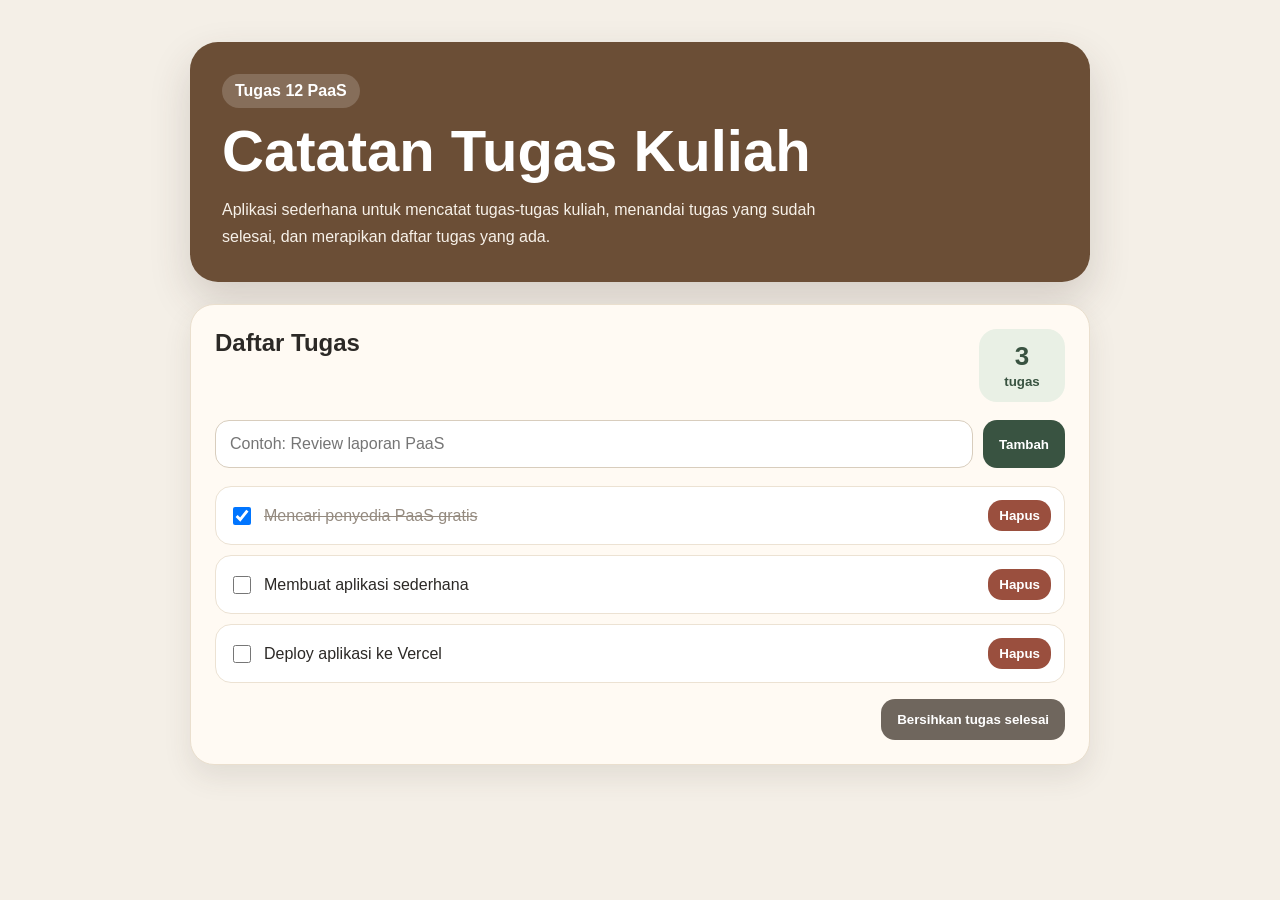
<file: public/index.html>
<!DOCTYPE html>
<html lang="id">
<head>
  <meta charset="UTF-8" />
  <meta name="viewport" content="width=device-width, initial-scale=1.0" />
  <title>Tugas 12 PaaS</title>
  <link rel="stylesheet" href="style.css" />
</head>
<body>
  <main class="container">
    <section class="hero">
      <div>
        <p class="badge">Tugas 12 PaaS</p>
        <h1>Catatan Tugas Kuliah</h1>
        <p class="subtitle">
          Aplikasi sederhana untuk mencatat tugas-tugas kuliah, menandai tugas yang sudah selesai,
          dan merapikan daftar tugas yang ada.
        </p>
      </div>
    </section>

    <section class="card">
      <div class="card-header">
        <div>
          <h2>Daftar Tugas</h2>
        </div>
        <div class="summary">
          <span id="totalTasks">0</span>
          <small>tugas</small>
        </div>
      </div>

      <form id="taskForm" class="task-form">
        <input
          id="taskInput"
          type="text"
          placeholder="Contoh: Review laporan PaaS"
          autocomplete="off"
        />
        <button type="submit">Tambah</button>
      </form>

      <ul id="taskList" class="task-list"></ul>

      <button id="clearCompleted" class="clear-btn" type="button">
        Bersihkan tugas selesai
      </button>
    </section>

    <section class="info">
      <h2>Keterangan Aplikasi</h2>
      <p>
        Aplikasi sederhana ini digunakan untuk mencatat tugas-tugas yang harus dikerjakan,
        menandai tugas yang sudah selesai, dan merapikan daftar tugas yang ada.
      </p>
    </section>
  </main>

  <script src="script.js"></script>
</body>
</html>
</file>
<file: public/style.css>
* {
  box-sizing: border-box;
}

body {
  margin: 0;
  font-family: Arial, Helvetica, sans-serif;
  background: #f4efe7;
  color: #2c2926;
}

.container {
  width: min(900px, 92%);
  margin: 0 auto;
  padding: 42px 0;
}

.hero {
  min-height: 210px;
  display: flex;
  align-items: center;
  padding: 32px;
  border-radius: 28px;
  background: #6b4e36;
  color: #fff;
  box-shadow: 0 18px 40px rgba(64, 52, 42, 0.18);
}

.badge {
  display: inline-block;
  margin: 0 0 14px;
  padding: 8px 13px;
  border-radius: 999px;
  background: rgba(255, 255, 255, 0.18);
  font-weight: 700;
}

h1 {
  margin: 0;
  font-size: clamp(34px, 7vw, 58px);
  line-height: 1;
}

.subtitle {
  max-width: 620px;
  margin: 16px 0 0;
  line-height: 1.7;
  color: #f7f1e9;
}

.card {
  margin-top: 22px;
  padding: 24px;
  border-radius: 24px;
  background: #fffaf3;
  border: 1px solid #eadfce;
  box-shadow: 0 12px 28px rgba(70, 57, 45, 0.1);
}

.info {
  display: none;
}

.card-header {
  display: flex;
  justify-content: space-between;
  gap: 16px;
  align-items: flex-start;
  margin-bottom: 18px;
}

h2 {
  margin: 0;
  font-size: 24px;
}

.summary {
  min-width: 86px;
  padding: 12px;
  text-align: center;
  border-radius: 18px;
  background: #e9f0e5;
  color: #395341;
}

.summary span {
  display: block;
  font-size: 26px;
  font-weight: 800;
}

.summary small {
  font-weight: 700;
}

.task-form {
  display: flex;
  gap: 10px;
}

.task-form input {
  flex: 1;
  border: 1px solid #d8cdbd;
  border-radius: 14px;
  padding: 14px;
  font-size: 16px;
  background: #fff;
}

button {
  border: 0;
  border-radius: 14px;
  padding: 13px 16px;
  background: #395341;
  color: #fff;
  font-weight: 700;
  cursor: pointer;
}

button:hover {
  opacity: 0.9;
}

.task-list {
  list-style: none;
  margin: 18px 0 0;
  padding: 0;
  display: grid;
  gap: 10px;
}

.task-item {
  display: flex;
  justify-content: space-between;
  align-items: center;
  gap: 12px;
  padding: 13px;
  border-radius: 16px;
  background: #ffffff;
  border: 1px solid #ece2d3;
}

.task-left {
  display: flex;
  align-items: center;
  gap: 10px;
}

.task-left input {
  width: 18px;
  height: 18px;
}

.task-left span {
  word-break: break-word;
}

.task-item.done span {
  text-decoration: line-through;
  color: #958b80;
}

.delete-btn {
  background: #9a4f3e;
  padding: 8px 11px;
}

.clear-btn {
  display: block;
  margin-left: auto;
  margin-top: 16px;
  background: #6f665d;
}

.empty {
  padding: 16px;
  border-radius: 16px;
  background: #ffffff;
  color: #7a7167;
  text-align: center;
  border: 1px dashed #d8cdbd;
}

@media (max-width: 640px) {
  .hero,
  .card {
    padding: 20px;
  }

  .card-header,
  .task-form {
    flex-direction: column;
  }

  .summary,
  .task-form button,
  .clear-btn {
    width: 100%;
  }
}
</file>
